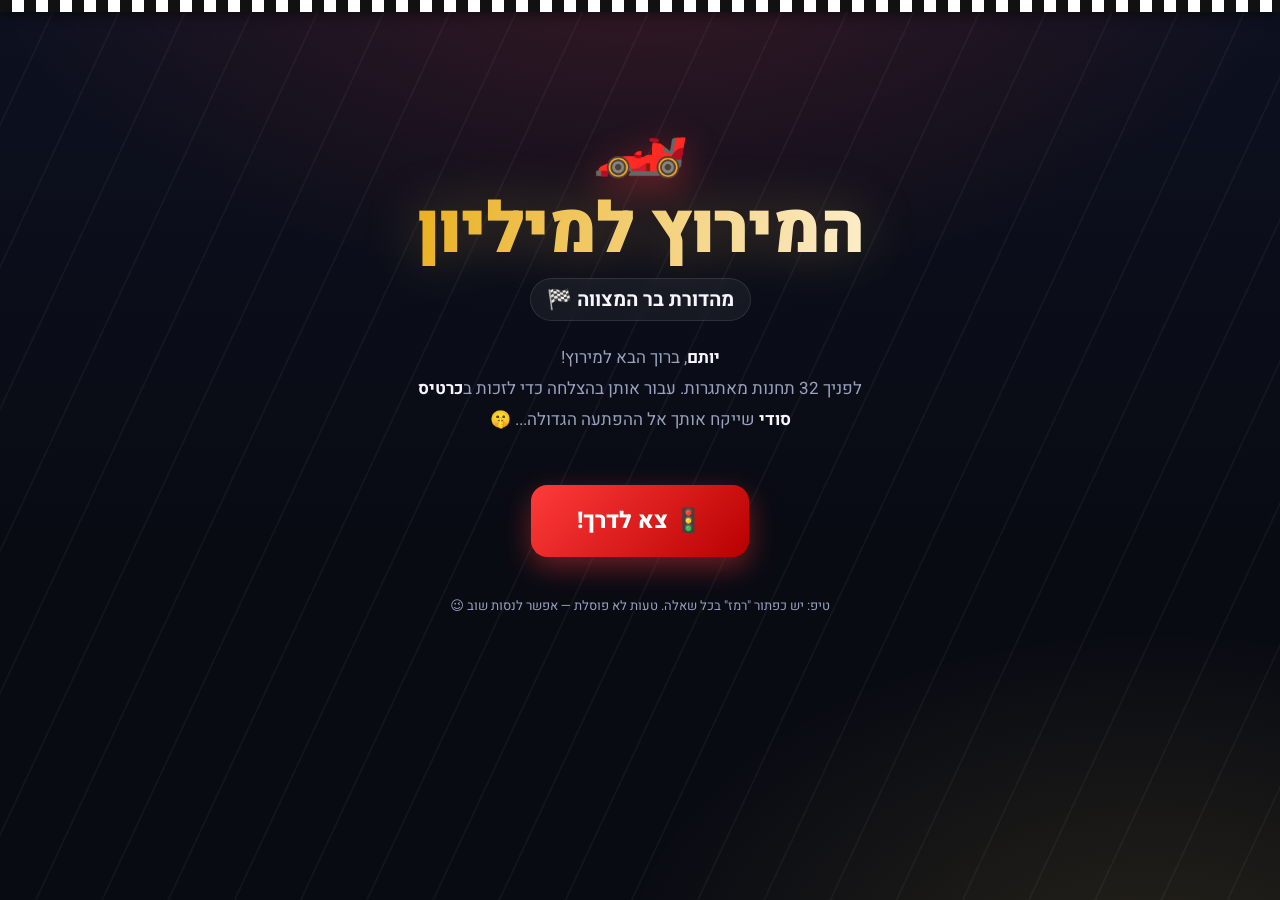
<file: index.html>
<!DOCTYPE html>
<html lang="he" dir="rtl">
<head>
  <meta charset="UTF-8" />
  <meta name="viewport" content="width=device-width, initial-scale=1.0" />
  <title>המירוץ למיליון — בר מצווה</title>
  <link rel="preconnect" href="https://fonts.googleapis.com" />
  <link href="https://fonts.googleapis.com/css2?family=Heebo:wght@400;700;900&display=swap" rel="stylesheet" />
  <link rel="stylesheet" href="css/style.css" />
</head>
<body>
  <div class="checker"></div>

  <div class="wrap">
    <div class="hero">
      <div class="hero-emoji">🏎️</div>
      <h1 class="title" id="title">המירוץ למיליון</h1>
      <p class="subtitle" id="subtitle">מהדורת בר המצווה 🏁</p>

      <p class="tagline" id="tagline">
        <strong id="childName">החוגג</strong>, ברוך הבא למירוץ!<br />
        לפניך 32 תחנות מאתגרות. עבור אותן בהצלחה כדי לזכות
        ב<strong>כרטיס סודי</strong> שייקח אותך אל ההפתעה הגדולה... 🤫
      </p>

      <a href="quiz.html" class="btn big">🚦 צא לדרך!</a>

      <p class="footer-note">
        טיפ: יש כפתור "רמז" בכל שאלה. טעות לא פוסלת — אפשר לנסות שוב 😉
      </p>
    </div>
  </div>

  <script src="js/config.js"></script>
  <script>
    document.getElementById("title").textContent = CONFIG.gameTitle;
    document.getElementById("subtitle").textContent = CONFIG.gameSubtitle;
    document.getElementById("childName").textContent = CONFIG.childName;
    document.title = CONFIG.gameTitle + " — בר מצווה";
  </script>
</body>
</html>
</file>
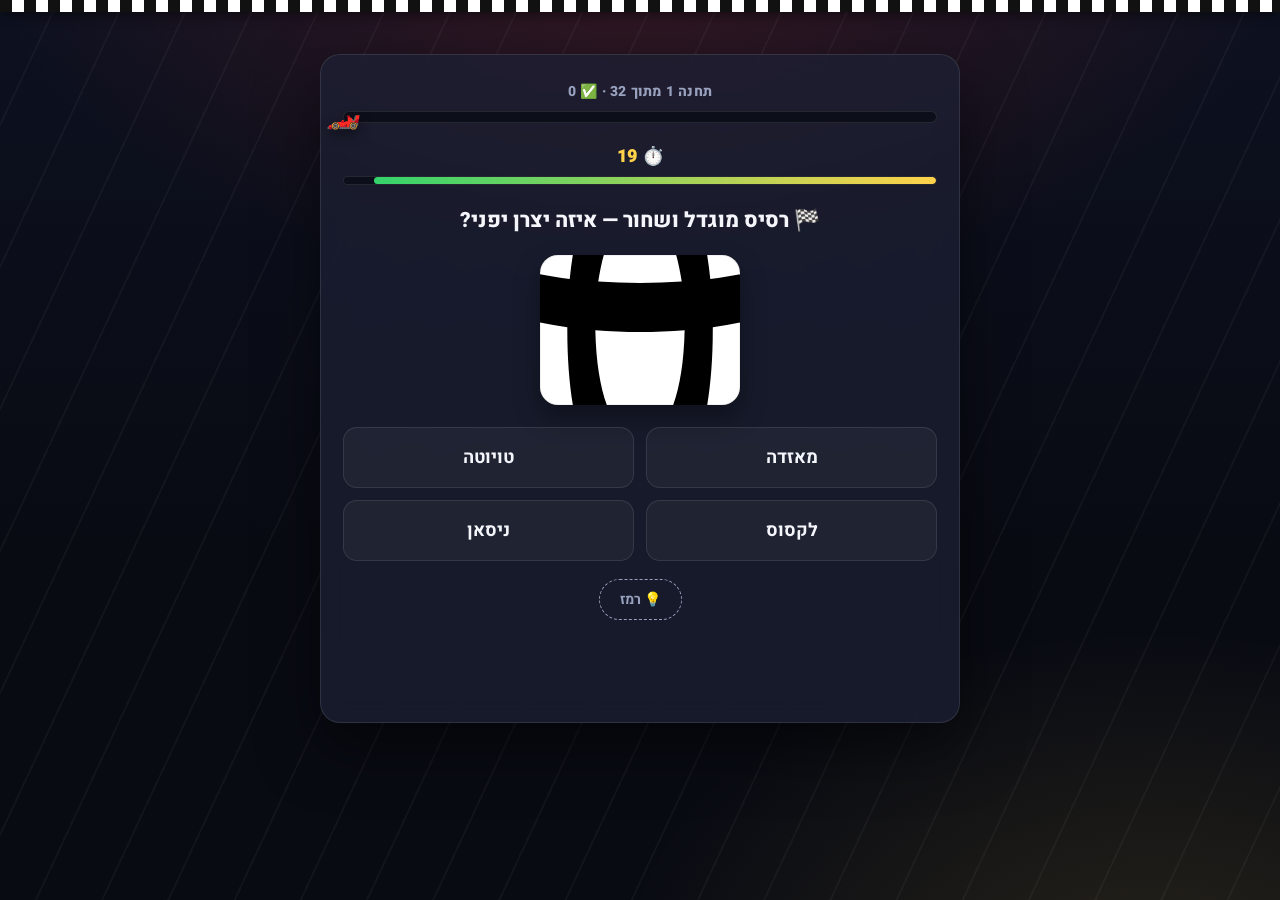
<file: quiz.html>
<!DOCTYPE html>
<html lang="he" dir="rtl">
<head>
  <meta charset="UTF-8" />
  <meta name="viewport" content="width=device-width, initial-scale=1.0" />
  <title>החידון — המירוץ למיליון</title>
  <link rel="preconnect" href="https://fonts.googleapis.com" />
  <link href="https://fonts.googleapis.com/css2?family=Heebo:wght@400;700;900&display=swap" rel="stylesheet" />
  <link rel="stylesheet" href="css/style.css" />
</head>
<body>
  <div class="checker"></div>

  <div class="wrap">
    <div class="card">
      <div class="track-wrap">
        <div class="score" id="score">מתכוננים...</div>
        <div class="track">
          <div class="track-fill" id="trackFill"></div>
          <div class="car-icon" id="carIcon">🏎️</div>
        </div>
      </div>

      <div class="timer-wrap">
        <div class="timer-num" id="timerNum">⏱️ 20</div>
        <div class="timer-track">
          <div class="timer-bar" id="timerBar"></div>
        </div>
      </div>

      <div id="stage">
        <p class="prompt" id="prompt"></p>
        <div class="logo" id="logo"></div>
        <div class="options" id="options"></div>

        <div class="tools">
          <button class="hint-btn" id="hintBtn">💡 רמז</button>
        </div>
        <p class="hint-text" id="hintText"></p>
        <p class="feedback" id="feedback"></p>
      </div>
    </div>
  </div>

  <script src="js/config.js"></script>
  <script src="js/logos.js"></script>
  <script src="js/questions.js"></script>
  <script src="js/quiz.js"></script>
</body>
</html>
</file>
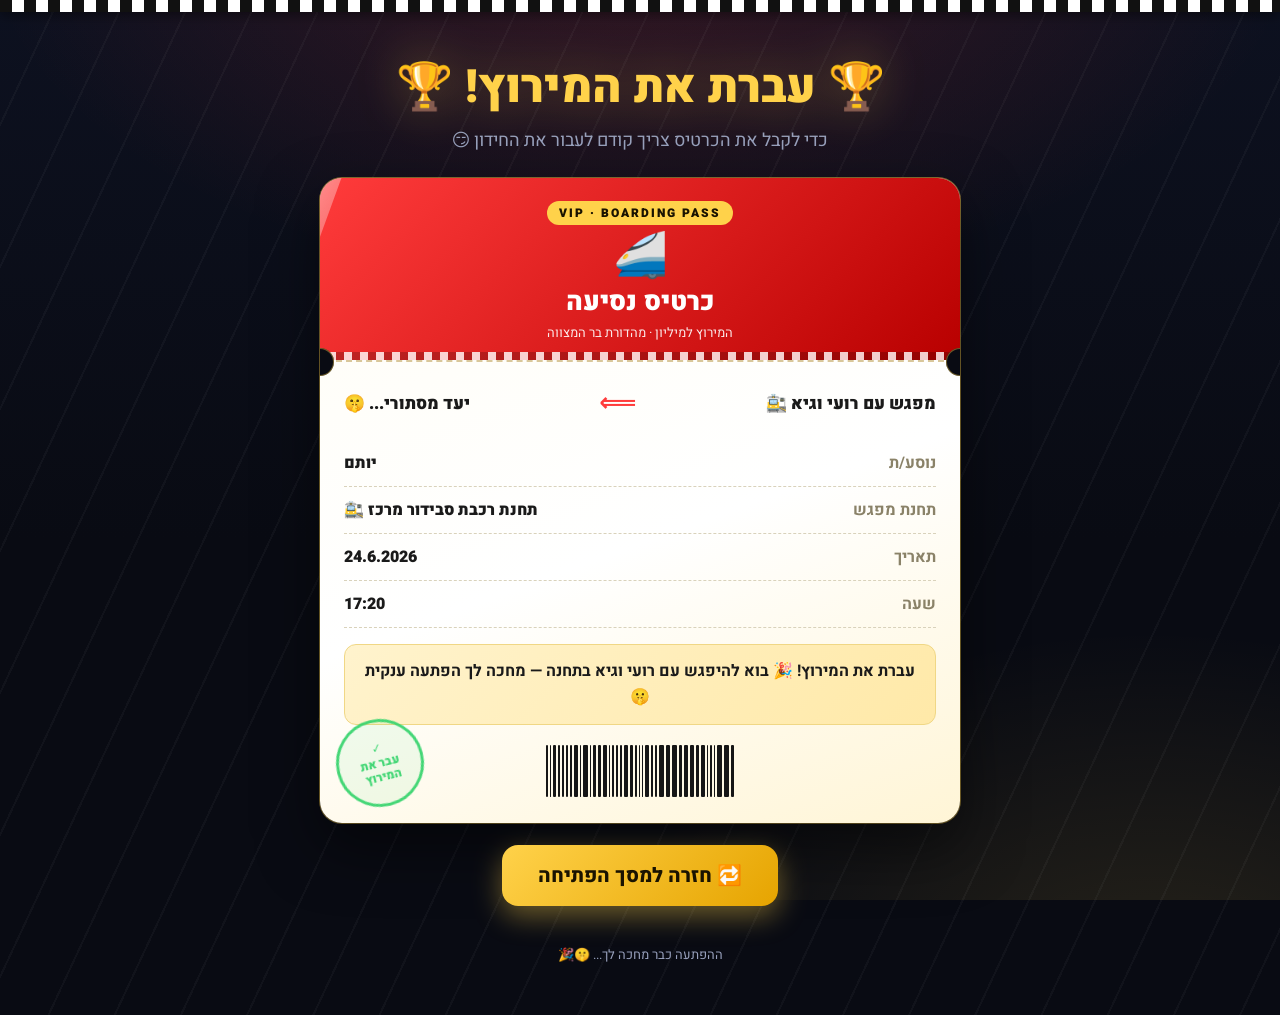
<file: ticket.html>
<!DOCTYPE html>
<html lang="he" dir="rtl">
<head>
  <meta charset="UTF-8" />
  <meta name="viewport" content="width=device-width, initial-scale=1.0" />
  <title>זכית בכרטיס! 🎟️</title>
  <link rel="preconnect" href="https://fonts.googleapis.com" />
  <link href="https://fonts.googleapis.com/css2?family=Heebo:wght@400;700;900&display=swap" rel="stylesheet" />
  <link rel="stylesheet" href="css/style.css" />
</head>
<body>
  <div class="checker"></div>

  <div class="wrap">
    <h1 class="win-title">🏆 עברת את המירוץ! 🏆</h1>
    <p class="win-sub" id="winSub">זכית בכרטיס הסודי...</p>

    <div class="ticket">
      <div class="ticket-head">
        <span class="ticket-chip">VIP · BOARDING PASS</span>
        <div class="train">🚄</div>
        <h1>כרטיס נסיעה</h1>
        <div class="head-sub">המירוץ למיליון · מהדורת בר המצווה</div>
      </div>

      <div class="ticket-perf">
        <span class="notch left"></span>
        <span class="notch right"></span>
      </div>

      <div class="ticket-body">
        <div class="ticket-route">
          <span id="from">תחנת הבית</span>
          <span class="arrow">⟸</span>
          <span id="to">אירוע הדריפטים</span>
        </div>

        <div class="ticket-row"><span>נוסע/ת</span><span id="passenger">—</span></div>
        <div class="ticket-row"><span>תחנת מפגש</span><span id="station">—</span></div>
        <div class="ticket-row"><span>תאריך</span><span id="date">—</span></div>
        <div class="ticket-row"><span>שעה</span><span id="time">—</span></div>

        <div class="ticket-msg" id="msg">—</div>

        <div class="barcode" id="barcode"></div>

        <div class="ticket-stamp">✓<br>עבר את<br>המירוץ</div>
      </div>
    </div>

    <div class="center mt">
      <a href="index.html" class="btn gold">🔁 חזרה למסך הפתיחה</a>
    </div>

    <p class="footer-note">ההפתעה כבר מחכה לך... 🤫🎉</p>
  </div>

  <script src="js/config.js"></script>
  <script>
    // הגנה קטנה: אם מישהו נכנס ישר בלי לעבור את החידון
    var passed = false;
    try { passed = localStorage.getItem("quizPassed") === "1"; } catch (e) {}
    if (!passed) {
      document.getElementById("winSub").textContent =
        "כדי לקבל את הכרטיס צריך קודם לעבור את החידון 😏";
    }

    var t = CONFIG.ticket;
    document.getElementById("passenger").textContent = CONFIG.childName;
    document.getElementById("from").textContent = t.from;
    document.getElementById("to").textContent = t.to;
    document.getElementById("station").textContent = t.station;
    document.getElementById("date").textContent = t.date;
    document.getElementById("time").textContent = t.time;
    document.getElementById("msg").textContent = t.secretMessage;

    // ברקוד דקורטיבי
    var bc = document.getElementById("barcode");
    for (var i = 0; i < 40; i++) {
      var s = document.createElement("span");
      s.style.width = (Math.random() * 4 + 1) + "px";
      s.style.height = "100%";
      bc.appendChild(s);
    }

    // קונפטי חגיגי
    var colors = ["#ffd700", "#ff4d4d", "#4dd2ff", "#6bff8f", "#fff"];
    for (var j = 0; j < 40; j++) {
      (function (k) {
        setTimeout(function () {
          var p = document.createElement("span");
          p.className = "confetti";
          p.style.left = Math.random() * 100 + "%";
          p.style.top = "-20px";
          p.style.background = colors[Math.floor(Math.random() * colors.length)];
          document.body.appendChild(p);
          setTimeout(function () { p.remove(); }, 1500);
        }, k * 40);
      })(j);
    }
  </script>
</body>
</html>
</file>
<file: css/style.css>
/* ============================================================
   🎨  עיצוב — "המירוץ למיליון"  ·  מערכת עיצוב מחודשת
   ============================================================ */

:root {
  --gold: #ffd24a;
  --gold-deep: #e6a400;
  --red: #ff3b3b;
  --red-deep: #b80000;
  --bg: #090b13;
  --bg2: #141928;
  --card: rgba(28, 33, 52, 0.72);
  --card-line: rgba(255, 255, 255, 0.10);
  --text: #f4f6fb;
  --muted: #98a1bd;
  --green: #34d36b;
  --shadow: 0 24px 60px rgba(0, 0, 0, 0.5);
  --radius: 20px;
  --font: "Heebo", "Segoe UI", "Arial Hebrew", system-ui, sans-serif;
}

* { box-sizing: border-box; margin: 0; padding: 0; }

html { -webkit-text-size-adjust: 100%; }

body {
  font-family: var(--font);
  background: var(--bg);
  color: var(--text);
  min-height: 100vh;
  direction: rtl;
  display: flex;
  flex-direction: column;
  align-items: center;
  padding: 28px 18px 48px;
  overflow-x: hidden;
  position: relative;
  isolation: isolate;
}

/* רקע דינמי: קווי מהירות נעים + זוהר */
body::before {
  content: "";
  position: fixed;
  inset: -20%;
  z-index: -2;
  background:
    repeating-linear-gradient(115deg,
      rgba(255, 255, 255, 0.035) 0 2px,
      transparent 2px 60px);
  animation: speed 6s linear infinite;
}
body::after {
  content: "";
  position: fixed;
  inset: 0;
  z-index: -3;
  background:
    radial-gradient(1100px 600px at 50% -8%, rgba(255, 59, 59, 0.18), transparent 60%),
    radial-gradient(900px 600px at 90% 110%, rgba(255, 210, 74, 0.12), transparent 60%),
    linear-gradient(180deg, #0d1120 0%, var(--bg) 60%);
}
@keyframes speed {
  from { transform: translateX(0); }
  to   { transform: translateX(-60px); }
}

/* פס דגל משבצות עליון */
.checker {
  position: fixed;
  top: 0; left: 0; right: 0;
  height: 12px;
  background: repeating-conic-gradient(#fff 0% 25%, #111 0% 50%) 0 0 / 24px 24px;
  z-index: 50;
  box-shadow: 0 2px 14px rgba(0, 0, 0, 0.6);
}

.wrap { width: 100%; max-width: 640px; margin-top: 26px; animation: fadeIn 0.5s ease both; }

/* ===== מסך פתיחה ===== */
.hero { text-align: center; padding: 26px 6px; }

.hero-emoji {
  font-size: 78px;
  display: inline-block;
  filter: drop-shadow(0 10px 18px rgba(255, 59, 59, 0.45));
  animation: rev 1.5s ease-in-out infinite alternate;
}
@keyframes rev {
  from { transform: translateX(-10px) rotate(-4deg); }
  to   { transform: translateX(10px) rotate(4deg); }
}

.title {
  font-size: clamp(40px, 10vw, 70px);
  font-weight: 900;
  letter-spacing: -1px;
  line-height: 1.02;
  background: linear-gradient(100deg, var(--gold-deep), #fff8e6 45%, var(--gold) 60%, var(--gold-deep));
  background-size: 220% auto;
  -webkit-background-clip: text;
  background-clip: text;
  color: transparent;
  filter: drop-shadow(0 0 26px rgba(255, 210, 74, 0.28));
  animation: shimmer 4s linear infinite;
}
@keyframes shimmer { to { background-position: 220% center; } }

.subtitle {
  display: inline-block;
  margin-top: 12px;
  font-size: clamp(15px, 4vw, 20px);
  font-weight: 700;
  color: var(--text);
  padding: 6px 16px;
  border: 1px solid var(--card-line);
  border-radius: 999px;
  background: rgba(255, 255, 255, 0.05);
  backdrop-filter: blur(6px);
}
.tagline { color: var(--muted); margin: 22px auto 30px; font-size: 17px; line-height: 1.8; max-width: 460px; }
.tagline strong { color: var(--text); }

/* ===== כפתורים ===== */
.btn {
  position: relative;
  display: inline-block;
  background: linear-gradient(135deg, var(--red), var(--red-deep));
  color: #fff;
  border: none;
  padding: 16px 36px;
  font-family: var(--font);
  font-size: 20px;
  font-weight: 800;
  border-radius: 16px;
  cursor: pointer;
  text-decoration: none;
  overflow: hidden;
  box-shadow: 0 10px 28px rgba(255, 59, 59, 0.4);
  transition: transform 0.14s ease, box-shadow 0.14s ease;
}
.btn::after { /* ברק חולף */
  content: "";
  position: absolute;
  top: 0; left: -120%;
  width: 60%; height: 100%;
  background: linear-gradient(100deg, transparent, rgba(255, 255, 255, 0.45), transparent);
  transform: skewX(-20deg);
  transition: left 0.6s ease;
}
@media (hover: hover) {
  .btn:hover { transform: translateY(-3px) scale(1.03); box-shadow: 0 16px 36px rgba(255, 59, 59, 0.55); }
  .btn:hover::after { left: 130%; }
}
.btn:active { transform: translateY(0) scale(0.98); }
.btn.big { font-size: 23px; padding: 19px 46px; margin-top: 20px; animation: pulseGlow 2.2s ease-in-out infinite; }
.btn.gold { background: linear-gradient(135deg, var(--gold), var(--gold-deep)); color: #1a1300; box-shadow: 0 10px 28px rgba(255, 210, 74, 0.4); }
@keyframes pulseGlow {
  0%, 100% { box-shadow: 0 10px 28px rgba(255, 59, 59, 0.4); }
  50%      { box-shadow: 0 10px 40px rgba(255, 59, 59, 0.75); }
}

/* ===== כרטיס חידון (glass) ===== */
.card {
  background: var(--card);
  border: 1px solid var(--card-line);
  border-radius: var(--radius);
  padding: 26px 22px 30px;
  box-shadow: var(--shadow);
  backdrop-filter: blur(14px);
  -webkit-backdrop-filter: blur(14px);
  animation: popIn 0.5s cubic-bezier(.2, .8, .2, 1) both;
}
@keyframes popIn { from { opacity: 0; transform: translateY(16px) scale(.98); } to { opacity: 1; transform: none; } }

/* מסלול מרוץ / מד התקדמות */
.track-wrap { margin-bottom: 20px; }
.score { text-align: center; color: var(--muted); font-size: 14px; margin-bottom: 9px; font-weight: 800; letter-spacing: .2px; }
.track {
  position: relative;
  height: 12px;
  background: #0c0f1a;
  border-radius: 20px;
  border: 1px solid var(--card-line);
  overflow: visible;
}
.track-fill {
  height: 100%;
  width: 0%;
  background: repeating-linear-gradient(90deg, var(--gold) 0 14px, var(--gold-deep) 14px 28px);
  border-radius: 20px;
  box-shadow: 0 0 14px rgba(255, 210, 74, 0.6);
  transition: width 0.6s cubic-bezier(.3, 1, .4, 1);
}
.car-icon {
  position: absolute;
  top: -17px;
  left: 0;
  font-size: 28px;
  filter: drop-shadow(0 4px 6px rgba(0, 0, 0, 0.5));
  transition: left 0.6s cubic-bezier(.3, 1, .4, 1);
}

/* ===== טיימר לכל שאלה ===== */
.timer-wrap { margin-bottom: 20px; }
.timer-num {
  text-align: center;
  font-weight: 900;
  font-size: 18px;
  color: var(--gold);
  margin-bottom: 6px;
  transition: color 0.2s;
}
.timer-num.danger { color: var(--red); animation: blink 0.6s steps(2) infinite; }
.timer-track {
  height: 9px;
  background: #0c0f1a;
  border: 1px solid var(--card-line);
  border-radius: 20px;
  overflow: hidden;
}
.timer-bar {
  height: 100%;
  width: 100%;
  background: linear-gradient(90deg, var(--green), var(--gold));
  border-radius: 20px;
  transition: width 1s linear, background 0.4s ease;
}
.timer-bar.danger { background: linear-gradient(90deg, #ff8a00, var(--red)); }
@keyframes blink { 50% { opacity: 0.3; } }

.prompt { font-size: 21px; font-weight: 800; text-align: center; margin-bottom: 18px; line-height: 1.5; }

.logo {
  display: flex;
  align-items: center;
  justify-content: center;
  background: #fff;
  border-radius: 18px;
  padding: 18px;
  margin: 0 auto 22px;
  width: 200px;
  height: 150px;
  position: relative;
  overflow: hidden;
  box-shadow: inset 0 0 0 1px rgba(0, 0, 0, 0.06), 0 12px 26px rgba(0, 0, 0, 0.35);
}
.logo-inner {
  width: 100%;
  height: 100%;
  display: flex;
  align-items: center;
  justify-content: center;
  transition: transform 0.5s ease, filter 0.5s ease;
}
.logo svg { width: 100%; height: 100%; }
.logo-inner img { width: 100%; height: 100%; object-fit: contain; }

/* כשנחשף (תשובה נכונה) — תמיד מציגים את הלוגו המלא והישר */
.logo.revealed { box-shadow: inset 0 0 0 2px var(--green), 0 12px 26px rgba(52, 211, 107, 0.35); }
.logo.revealed .logo-inner {
  transform: none !important;
  filter: none !important;
  clip-path: none !important;
  animation: none !important;
}

/* --- אתגר: זום-אין קיצוני (רואים רק שבריר) --- */
.logo.mode-zoom .logo-inner { transform: scale(5.2); }

/* --- אתגר: צללית (רק הצורה השחורה, בלי צבע) --- */
.logo.mode-silhouette .logo-inner { filter: brightness(0); }

/* --- אתגר: סיבוב (הלוגו הפוך) --- */
.logo.mode-rotate .logo-inner { transform: rotate(180deg); }

/* --- אתגר: רסיס (פס דק בלבד, מוגדל) --- */
.logo.mode-fragment .logo-inner {
  transform: scale(2.6);
  clip-path: inset(40% 0 40% 0);
}

/* --- אתגר: מטושטש שנשאר מטושטש (לא מתחדד עד תשובה) --- */
.logo.mode-blur .logo-inner {
  filter: blur(16px);
  animation: unblur var(--reveal, 20s) ease-out forwards;
}
@keyframes unblur {
  0%   { filter: blur(16px); }
  60%  { filter: blur(9px); }
  100% { filter: blur(6px); }
}

/* --- אתגר: חלק גדול חסר --- */
.logo.mode-missing::after {
  content: "❓";
  position: absolute;
  top: 0;
  left: 0;
  width: 62%;
  height: 100%;
  background: linear-gradient(135deg, #1d2233, #2a3150);
  display: flex;
  align-items: center;
  justify-content: center;
  font-size: 34px;
  border-left: 3px dashed var(--gold);
}
.logo.mode-missing.revealed::after { display: none; }

/* שילוב צללית+זום: גם וגם (תכונות שונות, לא מתנגשות) */
.logo.mode-zoom.mode-silhouette .logo-inner,
.logo.mode-fragment.mode-silhouette .logo-inner,
.logo.mode-rotate.mode-silhouette .logo-inner { filter: brightness(0); }

/* ===== תשובות ===== */
.options { display: grid; grid-template-columns: 1fr 1fr; gap: 12px; }
@media (max-width: 460px) { .options { grid-template-columns: 1fr; } }

.option {
  position: relative;
  background: rgba(255, 255, 255, 0.04);
  border: 1.5px solid var(--card-line);
  color: var(--text);
  padding: 16px 18px;
  font-family: var(--font);
  font-size: 18px;
  font-weight: 700;
  border-radius: 14px;
  cursor: pointer;
  overflow: hidden;
  transition: transform 0.15s ease, border-color 0.15s ease, background 0.15s ease, box-shadow 0.15s ease;
}
/* אפקט hover רק במכשירים עם מצביע אמיתי — מונע "סימון דביק" במגע */
@media (hover: hover) {
  .option:hover:not(:disabled) {
    border-color: var(--gold);
    background: rgba(255, 210, 74, 0.08);
    transform: translateY(-2px);
    box-shadow: 0 8px 18px rgba(0, 0, 0, 0.3);
  }
}
.option:disabled { cursor: default; }
.option.correct {
  background: linear-gradient(135deg, #2fe070, var(--green));
  border-color: var(--green);
  color: #06250f;
  animation: pop 0.35s;
  box-shadow: 0 0 22px rgba(52, 211, 107, 0.55);
}
.option.wrong {
  background: linear-gradient(135deg, #ff5a5a, var(--red-deep));
  border-color: var(--red);
  color: #fff;
  animation: shake 0.32s;
}
@keyframes pop { 50% { transform: scale(1.07); } }
@keyframes shake { 0%,100%{transform:translateX(0);} 25%{transform:translateX(-7px);} 75%{transform:translateX(7px);} }

.tools { display: flex; justify-content: center; margin-top: 18px; }
.hint-btn {
  background: transparent;
  border: 1px dashed var(--muted);
  color: var(--muted);
  padding: 9px 20px;
  border-radius: 999px;
  cursor: pointer;
  font-family: var(--font);
  font-size: 14px;
  font-weight: 700;
  transition: color 0.2s, border-color 0.2s;
}
@media (hover: hover) {
  .hint-btn:hover:not(:disabled) { color: var(--gold); border-color: var(--gold); }
}
.hint-btn:disabled { opacity: 0.4; cursor: default; }
.hint-text { text-align: center; color: var(--gold); margin-top: 12px; min-height: 22px; opacity: 0; transform: translateY(-4px); transition: opacity 0.3s, transform 0.3s; font-size: 15px; }
.hint-text.show { opacity: 1; transform: none; }

.feedback { text-align: center; margin-top: 14px; font-weight: 800; min-height: 24px; font-size: 18px; }
.feedback.good { color: var(--green); }
.feedback.bad { color: var(--red); }
.near { color: var(--gold); font-size: 30px; margin-bottom: 10px; }

.fade { animation: fadeIn 0.4s ease; }
@keyframes fadeIn { from { opacity: 0; transform: translateY(12px);} to { opacity: 1; transform: translateY(0);} }

/* קונפטי */
.confetti {
  position: fixed;
  top: 30%;
  width: 10px; height: 14px;
  border-radius: 2px;
  z-index: 100;
  animation: fall 1.4s ease-in forwards;
}
@keyframes fall { to { transform: translateY(70vh) rotate(540deg); opacity: 0; } }

/* ============================================================
   🎟️  כרטיס הנסיעה (דף הזכייה)
   ============================================================ */
.ticket {
  position: relative;
  background: linear-gradient(160deg, #fffdf5 0%, #fff 55%, #fff5d6 100%);
  color: #1a1a1a;
  border-radius: 22px;
  overflow: hidden;
  box-shadow: var(--shadow), 0 0 0 1px rgba(255, 210, 74, 0.5);
  animation: dropIn 0.7s cubic-bezier(.2, .8, .2, 1);
}
@keyframes dropIn { from { transform: translateY(-46px) scale(.92) rotate(-1deg); opacity: 0; } to { transform: none; opacity: 1; } }

/* ברק חולף על פני הכרטיס */
.ticket::before {
  content: "";
  position: absolute;
  top: 0; left: -60%;
  width: 45%; height: 100%;
  background: linear-gradient(100deg, transparent, rgba(255, 255, 255, 0.6), transparent);
  transform: skewX(-20deg);
  animation: shine 3.6s ease-in-out 0.8s infinite;
  pointer-events: none;
  z-index: 4;
}
@keyframes shine { 0% { left: -60%; } 35%, 100% { left: 130%; } }

.ticket-head {
  position: relative;
  background: linear-gradient(135deg, var(--red), var(--red-deep));
  color: #fff;
  padding: 22px 20px 18px;
  text-align: center;
  overflow: hidden;
}
.ticket-head::after { /* רצועת משבצות תחתונה */
  content: "";
  position: absolute;
  bottom: 0; left: 0; right: 0;
  height: 8px;
  background: repeating-conic-gradient(#fff 0% 25%, rgba(0,0,0,.25) 0% 50%) 0 0 / 16px 16px;
  opacity: .8;
}
.ticket-chip {
  display: inline-block;
  font-size: 12px;
  font-weight: 900;
  letter-spacing: 2px;
  background: var(--gold);
  color: #1a1300;
  padding: 3px 12px;
  border-radius: 999px;
  margin-bottom: 6px;
}
.ticket-head .train { font-size: 44px; line-height: 1; margin: 4px 0; }
.ticket-head h1 { font-size: 26px; font-weight: 900; }
.ticket-head .head-sub { font-size: 13px; opacity: .9; margin-top: 2px; }

/* קו ניקוב עם חצאי-עיגול בצדדים */
.ticket-perf {
  position: relative;
  height: 0;
  border-top: 2px dashed #d9c79a;
  margin: 0 16px;
}
.notch {
  position: absolute;
  width: 28px; height: 28px;
  background: var(--bg);
  border-radius: 50%;
  top: 50%;
  transform: translateY(-50%);
  box-shadow: inset 0 0 0 1px rgba(255, 210, 74, 0.4);
}
.notch.left { left: -30px; }
.notch.right { right: -30px; }

.ticket-body { padding: 22px 24px 26px; position: relative; }

.ticket-route {
  display: flex;
  align-items: center;
  justify-content: space-between;
  gap: 8px;
  margin-bottom: 18px;
  font-weight: 900;
  font-size: 17px;
}
.ticket-route .arrow { color: var(--red); font-size: 26px; flex: 0 0 auto; animation: nudge 1.4s ease-in-out infinite; }
@keyframes nudge { 0%,100%{ transform: translateX(0);} 50%{ transform: translateX(-5px);} }

.ticket-row { display: flex; justify-content: space-between; padding: 11px 0; border-bottom: 1px dashed #d9d2bb; font-size: 16px; }
.ticket-row span:first-child { color: #8a8268; font-weight: 700; }
.ticket-row span:last-child { font-weight: 900; color: #1a1a1a; }

.ticket-msg {
  background: linear-gradient(135deg, #fff3cd, #ffe9a8);
  border: 1px solid #f0d785;
  border-radius: 12px;
  padding: 14px;
  margin-top: 16px;
  text-align: center;
  font-weight: 700;
  font-size: 16px;
  line-height: 1.6;
}

.code-label { text-align: center; color: #8a8268; font-weight: 800; margin-top: 18px; font-size: 14px; }
.ticket-code {
  background: #161616;
  color: var(--gold);
  font-family: "Courier New", monospace;
  font-size: clamp(20px, 6vw, 27px);
  letter-spacing: 3px;
  text-align: center;
  padding: 14px;
  border-radius: 12px;
  margin-top: 6px;
  font-weight: 800;
  box-shadow: inset 0 0 0 2px rgba(255, 210, 74, 0.25);
}

.barcode { display: flex; gap: 2px; justify-content: center; align-items: stretch; margin-top: 20px; height: 52px; }
.barcode span { background: #161616; border-radius: 1px; }

/* חותמת "עבר את המירוץ" */
.ticket-stamp {
  position: absolute;
  bottom: 16px;
  left: 16px;
  width: 88px; height: 88px;
  border: 3px solid var(--green);
  color: var(--green);
  border-radius: 50%;
  display: flex;
  align-items: center;
  justify-content: center;
  text-align: center;
  font-size: 12px;
  font-weight: 900;
  line-height: 1.2;
  transform: rotate(-14deg) scale(0);
  opacity: 0;
  background: rgba(52, 211, 107, 0.08);
  animation: stampIn 0.4s cubic-bezier(.2, 1.6, .4, 1) 0.9s forwards;
  z-index: 3;
}
@keyframes stampIn { to { transform: rotate(-14deg) scale(1); opacity: .92; } }

.win-title { text-align: center; font-size: clamp(28px, 7vw, 46px); font-weight: 900; color: var(--gold); margin-bottom: 6px; filter: drop-shadow(0 0 24px rgba(255, 210, 74, 0.35)); }
.win-sub { text-align: center; color: var(--muted); margin-bottom: 24px; font-size: 18px; }

.footer-note { text-align: center; color: var(--muted); font-size: 13px; margin-top: 30px; line-height: 1.8; }
.footer-note a { color: var(--gold); }

.center { text-align: center; }
.mt { margin-top: 22px; }

@media (prefers-reduced-motion: reduce) {
  *, *::before, *::after { animation-duration: 0.001s !important; animation-iteration-count: 1 !important; }
}
</file>
